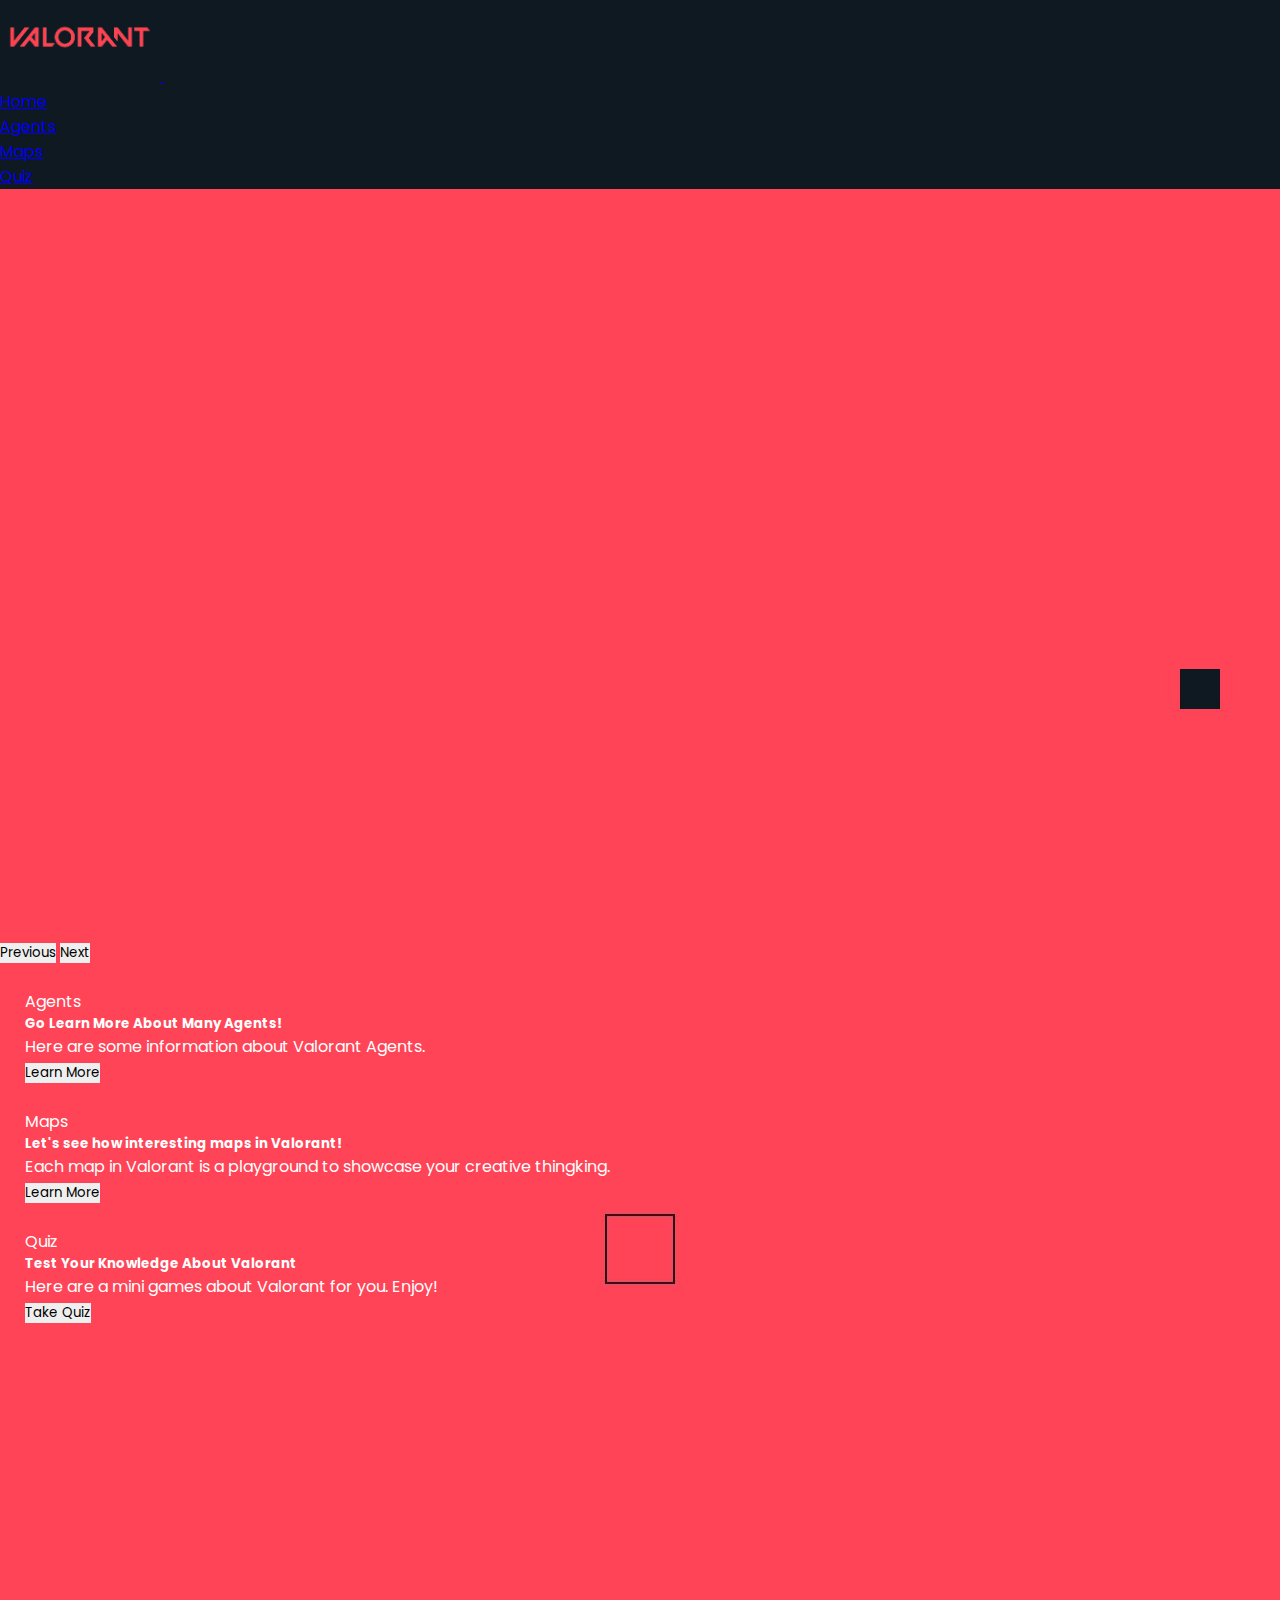
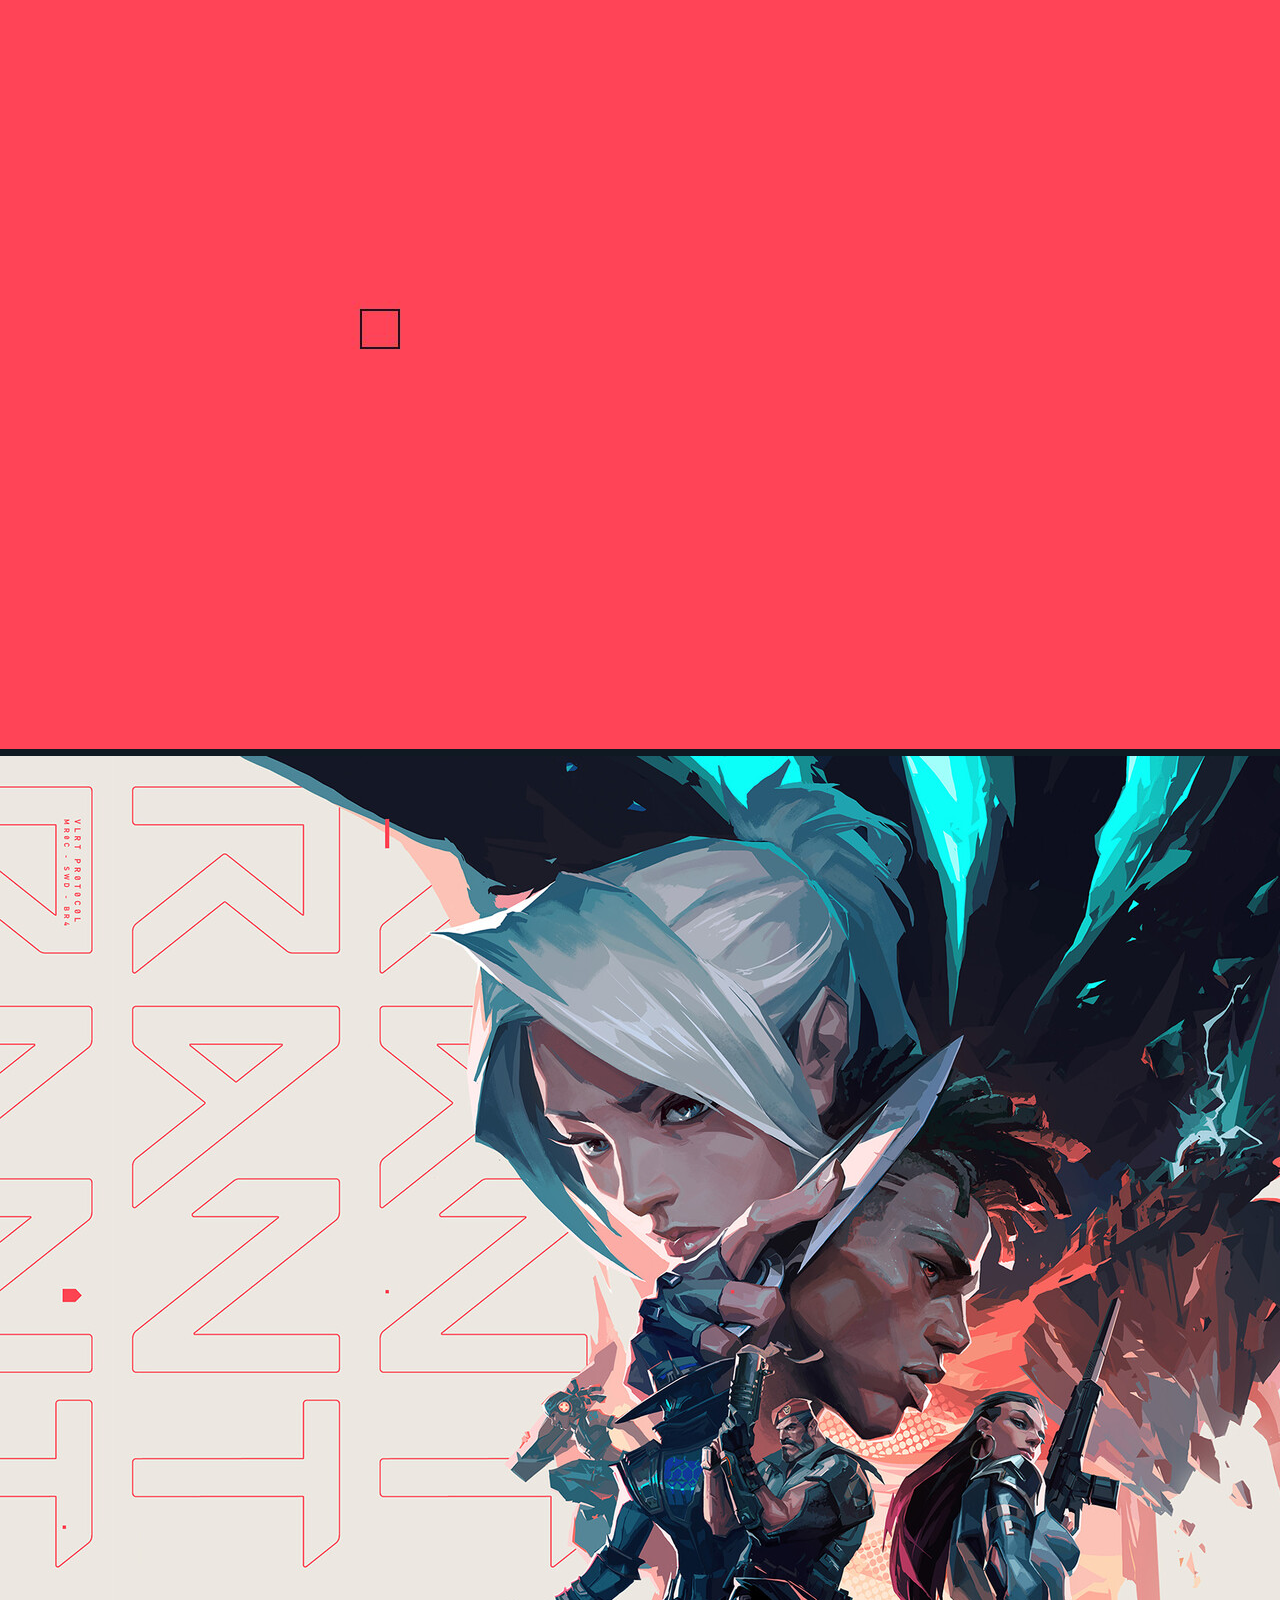
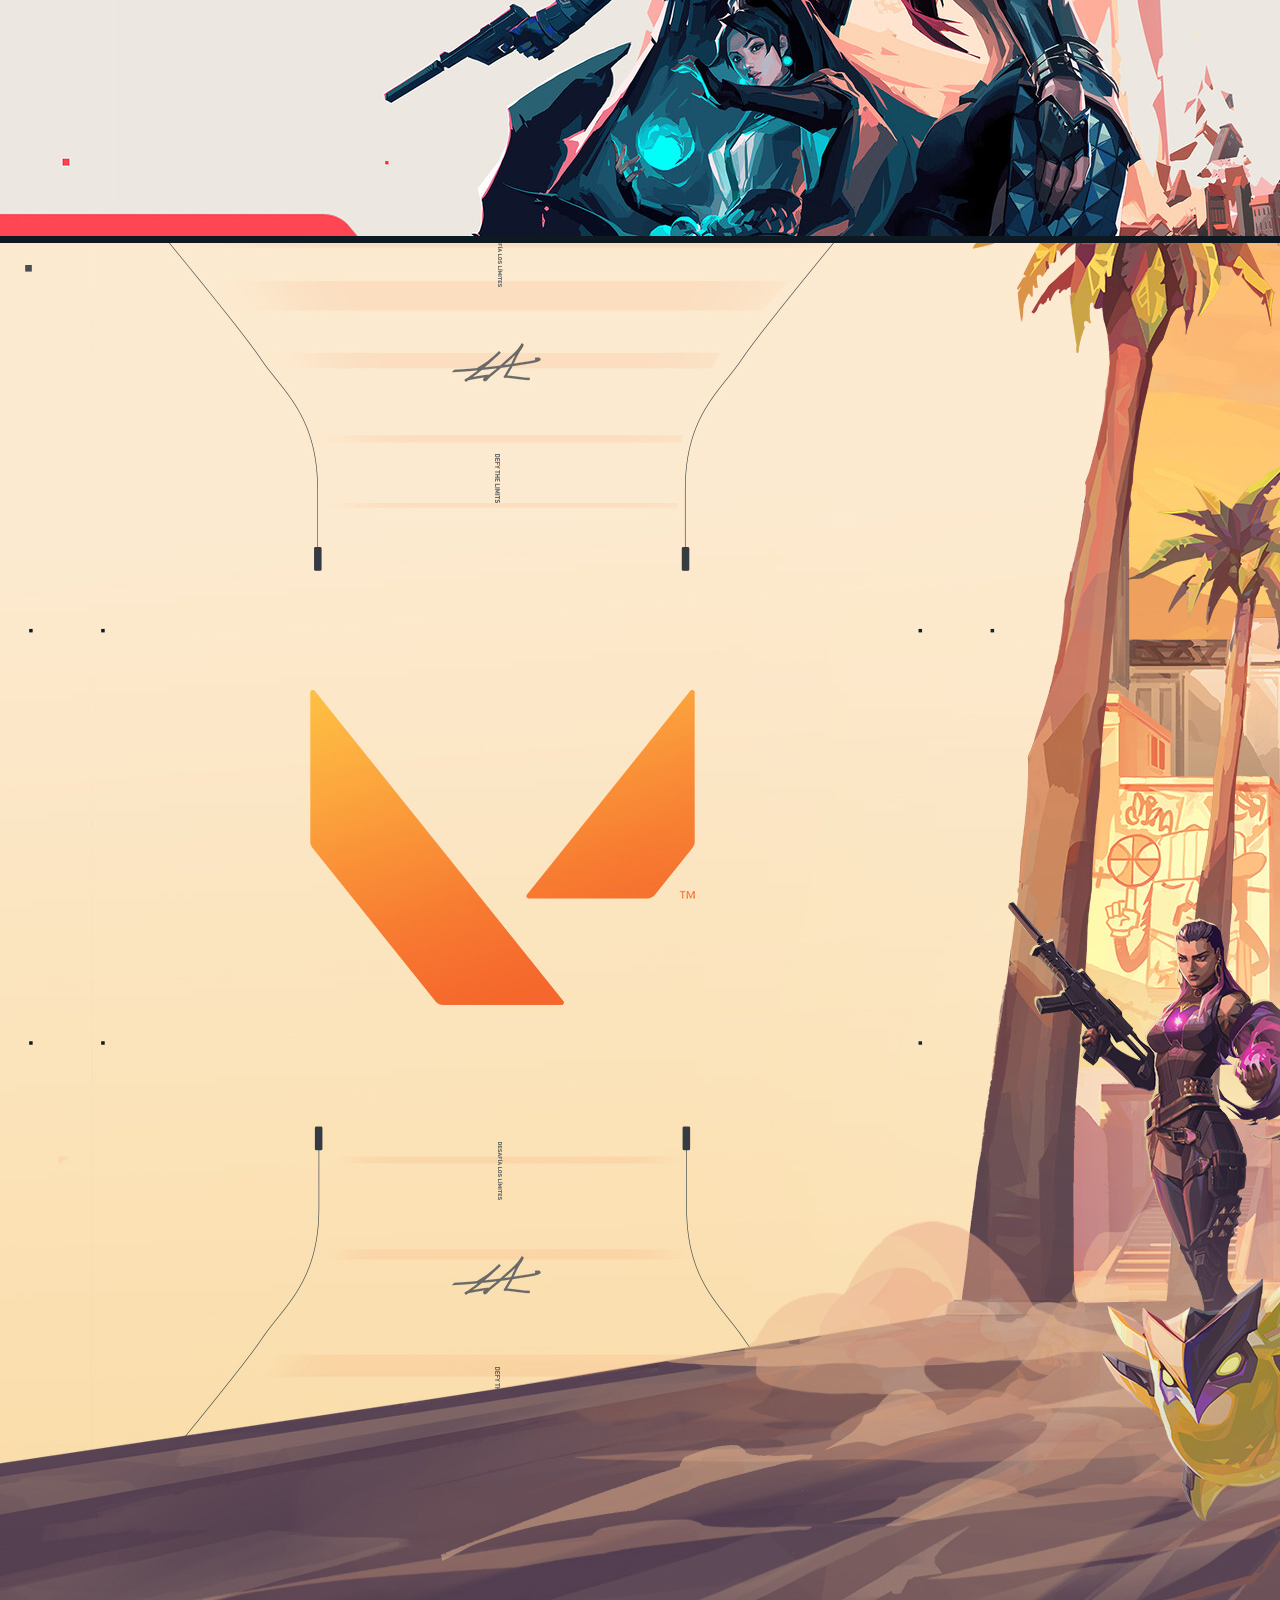
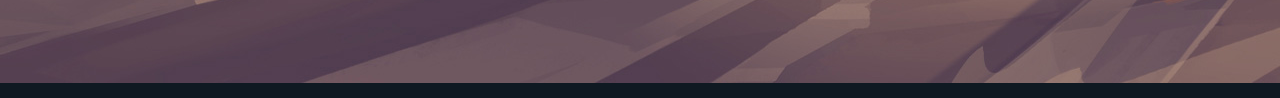
<file: index.html>
<!DOCTYPE html>
<html lang="en">
<head>
    <meta charset="UTF-8">
    <meta name="viewport" content="width=device-width, initial-scale=1.0">
    <title>Valorant</title>
    <link href="https://cdn.jsdelivr.net/npm/bootstrap@5.3.2/dist/css/bootstrap.min.css" rel="stylesheet" integrity="sha384-T3c6CoIi6uLrA9TneNEoa7RxnatzjcDSCmG1MXxSR1GAsXEV/Dwwykc2MPK8M2HN" crossorigin="anonymous">
    <link rel="stylesheet" href="style.css">
</head>
<body>
    <!-- Awal Navbar -->
    <nav class="navbar navbar-expand-sm navbar-dark">
        <div class="container-fluid">
            <a class="navbar-brand" href="#">
                <img src="img/logo.png" alt="Logo" width="160" height="90" class="d-inline-block align-text-top">
            </a>
            <button class="navbar-toggler" type="button" data-bs-toggle="collapse" data-bs-target="#navbarNav" aria-controls="navbarNav" aria-expanded="false" aria-label="Toggle navigation">
                <span class="navbar-toggler-icon"></span>
            </button>
            <div class="collapse navbar-collapse justify-content-end" id="navbarNav">
                <ul class="navbar-nav ms-auto">
                    <li class="nav-item">
                        <a class="nav-link active" href="index.html">Home</a>
                    </li>
                    <li class="nav-item">
                        <a class="nav-link active" href="Information.html">Agents</a>
                    </li>
                    </li>
                    <li class="nav-item">
                        <a class="nav-link active" href="Maps.html">Maps</a>
                    </li>
                    <li class="nav-item">
                        <a class="nav-link active" href="Quiz.html">Quiz</a>
                    </li>
                </ul>
            </div>
        </div>
    </nav>
    <!-- Akhir Navbar -->

    <!-- Carousel -->
    <div id="carouselExampleAutoplaying" class="carousel slide" data-bs-ride="carousel">
        <div class="carousel-inner" style="height: 750px;">
            <div class="carousel-item active">
                <img src="img/wp6212351.jpg" class="d-block w-100" alt="...">
            </div>
            <div class="carousel-item">
                <img src="img/carousel2.jpg" class="d-block w-100" alt="...">
            </div>
            <div class="carousel-item">
                <img src="img/carousel3.jpeg" class="d-block w-100" alt="...">
            </div>
        </div>
        <button class="carousel-control-prev" type="button" data-bs-target="#carouselExampleAutoplaying" data-bs-slide="prev">
            <span class="carousel-control-prev-icon" aria-hidden="true"></span>
            <span class="visually-hidden">Previous</span>
        </button>
        <button class="carousel-control-next" type="button" data-bs-target="#carouselExampleAutoplaying" data-bs-slide="next">
            <span class="carousel-control-next-icon" aria-hidden="true"></span>
            <span class="visually-hidden">Next</span>
        </button>
    </div>
    <!-- Akhir Carousel -->

    <!-- Penggunaan Grid/Card -->
    <div class="row grid gap-5 mt-4 justify-content-center">
        <div class="card text mb-3 col-3 shadow-lg p-3 mb-5 rounded">
          <div class="card-header fw-semibold fs-3">Agents</div>
          <div class="card-body">
            <h5 class="card-title">Go Learn More About Many Agents! </h5>
            <p class="card-text">Here are some information about Valorant Agents.</p>
            <a href="Information.html">
              <button type="learn" class="btn btn-outline-light">Learn More</button>
            </a>
          </div>
        </div>
        <div class="card text mb-3 col-3 shadow-lg p-3 mb-5 rounded">
          <div class="card-header fw-semibold fs-3">Maps</div>
          <div class="card-body">
            <h5 class="card-title">Let's see how interesting maps in Valorant!</h5>
            <p class="card-text">Each map in Valorant is a playground to showcase your creative thingking.</p>
            <a href="Maps.html">
              <button type="quiz" class="btn btn-outline-light">Learn More</button>
            </a>
          </div>
        </div>
        <div class="card text mb-3 col-3 shadow-lg p-3 mb-5 rounded" >
            <div class="card-header fw-semibold fs-3">Quiz</div>
            <div class="card-body">
              <h5 class="card-title">Test Your Knowledge About Valorant</h5>
              <p class="card-text">Here are a mini games about Valorant for you. Enjoy!</p>
              <a href="Quiz.html">
                <button type="new" class="btn btn-outline-light">Take Quiz</button>
      </div>
    
    <script src="https://cdn.jsdelivr.net/npm/bootstrap@5.3.2/dist/js/bootstrap.bundle.min.js" integrity="sha384-C6RzsynM9kWDrMNeT87bh95OGNyZPhcTNXj1NW7RuBCsyN/o0jlpcV8Qyq46cDfL" crossorigin="anonymous"></script>
</body>
</html>
</file>
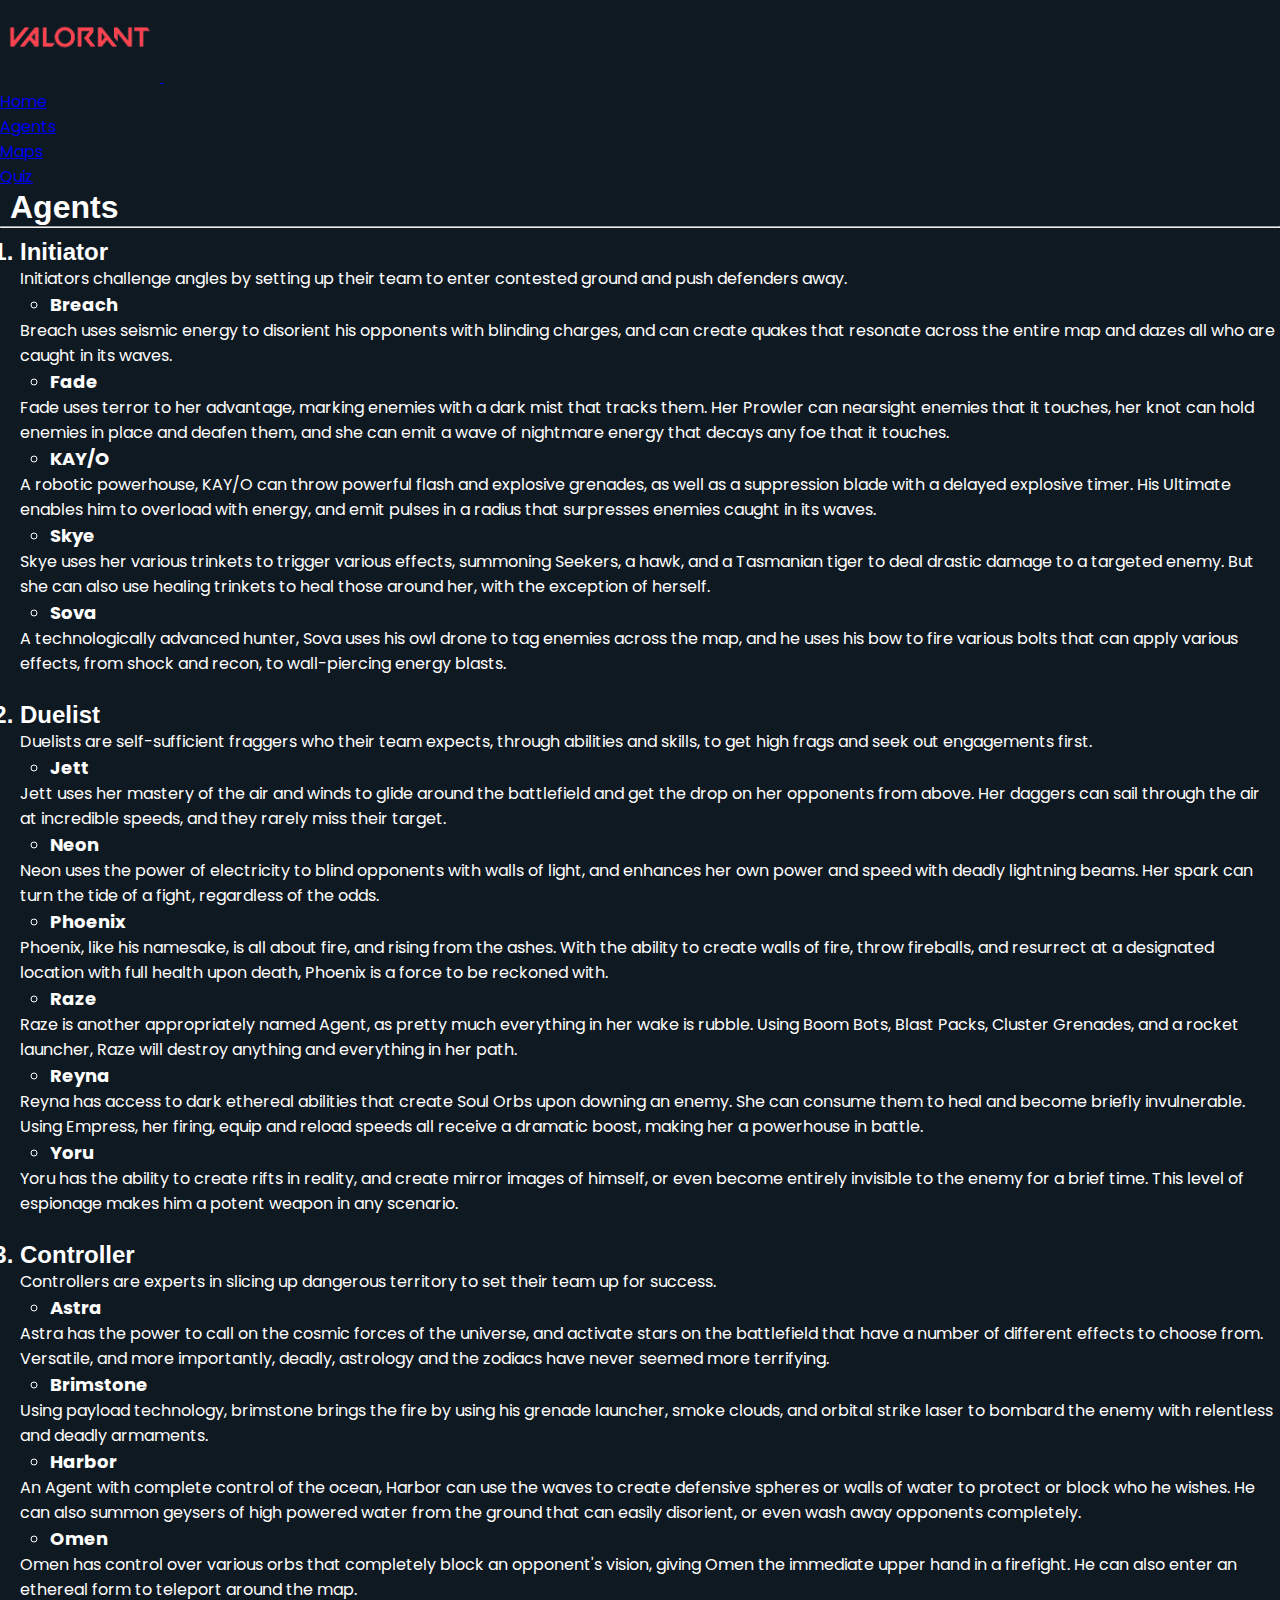
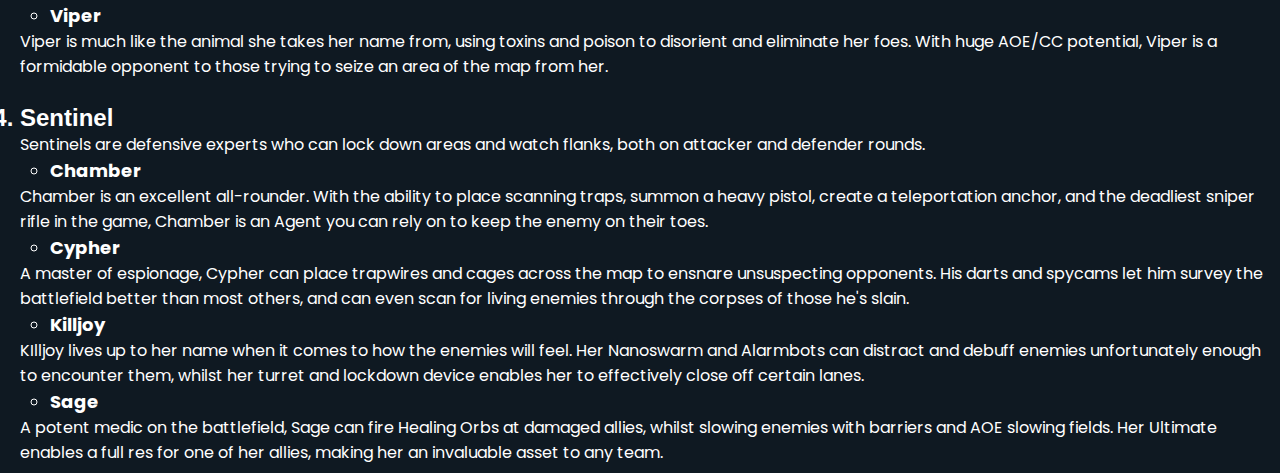
<file: Information.html>
<!DOCTYPE html>
<html lang="en">
<head>
    <meta charset="UTF-8">
    <meta name="viewport" content="width=device-width, initial-scale=1.0">
    <title>Valorant</title>
    <link href="https://cdn.jsdelivr.net/npm/bootstrap@5.3.2/dist/css/bootstrap.min.css" rel="stylesheet" integrity="sha384-T3c6CoIi6uLrA9TneNEoa7RxnatzjcDSCmG1MXxSR1GAsXEV/Dwwykc2MPK8M2HN" crossorigin="anonymous">
    <link rel="stylesheet" href="style.css">
</head>
<body>
    <!-- Awal Navbar -->
    <nav class="navbar navbar-expand-sm navbar-dark">
        <div class="container-fluid">
            <a class="navbar-brand" href="#">
                <img src="img/logo.png" alt="Logo" width="160" height="90" class="d-inline-block align-text-top">
            </a>
            <button class="navbar-toggler" type="button" data-bs-toggle="collapse" data-bs-target="#navbarNav" aria-controls="navbarNav" aria-expanded="false" aria-label="Toggle navigation">
                <span class="navbar-toggler-icon"></span>
            </button>
            <div class="collapse navbar-collapse justify-content-end" id="navbarNav">
                <ul class="navbar-nav ms-auto">
                    <li class="nav-item">
                        <a class="nav-link active" href="index.html">Home</a>
                    </li>
                    <li class="nav-item">
                        <a class="nav-link active" href="Information.html">Agents</a>
                    </li>
                    </li>
                    <li class="nav-item">
                        <a class="nav-link active" href="Maps.html">Maps</a>
                    </li>
                    <li class="nav-item">
                        <a class="nav-link active" href="Quiz.html">Quiz</a>
                    </li>
                </ul>
            </div>
        </div>
    </nav>
    <!-- Akhir Navbar -->

    
    <!-- Membuat header dan menambahkan horizontal rules -->
    <div 
        class="p-2 mt-4 m-0 border-0 bd-example m-0 border-0"></div>
        <h1>Agents</h1>
    </div>
    <hr class="border border-danger border-2 opacity-40">
    <ol class="role">
        <h2><li>Initiator</h2>
            <p>Initiators challenge angles by setting up their team to enter contested ground and push defenders away.</p>
            <ul class="initiator">
                <li>Breach</li>
                <p>Breach uses seismic energy to disorient his opponents with blinding charges, and can create quakes that resonate across the entire map and dazes all who are caught in its waves.</p>
                <li>Fade</li>
                <p>Fade uses terror to her advantage, marking enemies with a dark mist that tracks them. Her Prowler can nearsight enemies that it touches, her knot can hold enemies in place and deafen them, and she can emit a wave of nightmare energy that decays any foe that it touches.</p>
                <li>KAY/O</li>
                <p>A robotic powerhouse, KAY/O can throw powerful flash and explosive grenades, as well as a suppression blade with a delayed explosive timer. His Ultimate enables him to overload with energy, and emit pulses in a radius that surpresses enemies caught in its waves.</p>
                <li>Skye</li>
                <p>Skye uses her various trinkets to trigger various effects, summoning Seekers, a hawk, and a Tasmanian tiger to deal drastic damage to a targeted enemy. But she can also use healing trinkets to heal those around her, with the exception of herself.</p>
                <li>Sova</li>
                <p>A technologically advanced hunter, Sova uses his owl drone to tag enemies across the map, and he uses his bow to fire various bolts that can apply various effects, from shock and recon, to wall-piercing energy blasts.</p>
            </ul>
        </li>
        <br>
                <h2><li>Duelist</h2>
                    <p>Duelists are self-sufficient fraggers who their team expects, through abilities and skills, to get high frags and seek out engagements first.</p>
                    <ul class="duelist">
                        <li>Jett</li>
                        <p>Jett uses her mastery of the air and winds to glide around the battlefield and get the drop on her opponents from above. Her daggers can sail through the air at incredible speeds, and they rarely miss their target.</p>
                        <li>Neon</li>
                        <p>Neon uses the power of electricity to blind opponents with walls of light, and enhances her own power and speed with deadly lightning beams. Her spark can turn the tide of a fight, regardless of the odds.</p>
                        <li>Phoenix</li>
                        <p>Phoenix, like his namesake, is all about fire, and rising from the ashes. With the ability to create walls of fire, throw fireballs, and resurrect at a designated location with full health upon death, Phoenix is a force to be reckoned with.</p>
                        <li>Raze</li>
                        <p>Raze is another appropriately named Agent, as pretty much everything in her wake is rubble. Using Boom Bots, Blast Packs, Cluster Grenades, and a rocket launcher, Raze will destroy anything and everything in her path.</p>
                        <li>Reyna</li>
                        <p>Reyna has access to dark ethereal abilities that create Soul Orbs upon downing an enemy. She can consume them to heal and become briefly invulnerable. Using Empress, her firing, equip and reload speeds all receive a dramatic boost, making her a powerhouse in battle.</p>
                        <li>Yoru</li>
                        <p>Yoru has the ability to create rifts in reality, and create mirror images of himself, or even become entirely invisible to the enemy for a brief time. This level of espionage makes him a potent weapon in any scenario.</p>
                    </ul>
                </li>
                <br>
                <h2><li>Controller</h2>
                    <p>Controllers are experts in slicing up dangerous territory to set their team up for success.</p>
                    <ul class="controller">
                        <li>Astra</li>
                        <p>Astra has the power to call on the cosmic forces of the universe, and activate stars on the battlefield that have a number of different effects to choose from. Versatile, and more importantly, deadly, astrology and the zodiacs have never seemed more terrifying.</p>
                        <li>Brimstone</li>
                        <p>Using payload technology, brimstone brings the fire by using his grenade launcher, smoke clouds, and orbital strike laser to bombard the enemy with relentless and deadly armaments.</p>
                        <li>Harbor</li>
                        <p>An Agent with complete control of the ocean, Harbor can use the waves to create defensive spheres or walls of water to protect or block who he wishes. He can also summon geysers of high powered water from the ground that can easily disorient, or even wash away opponents completely.</p>
                        <li>Omen</li>
                        <p>Omen has control over various orbs that completely block an opponent's vision, giving Omen the immediate upper hand in a firefight. He can also enter an ethereal form to teleport around the map.</p>
                        <li>Viper</li>
                        <p>Viper is much like the animal she takes her name from, using toxins and poison to disorient and eliminate her foes. With huge AOE/CC potential, Viper is a formidable opponent to those trying to seize an area of the map from her.</p>
                    </ul>
                </li>
                <br>
                <h2><li>Sentinel</h2>
                    <p>Sentinels are defensive experts who can lock down areas and watch flanks, both on attacker and defender rounds.</p>
                    <ul class="sentinel">
                        <li>Chamber</li>
                        <p>Chamber is an excellent all-rounder. With the ability to place scanning traps, summon a heavy pistol, create a teleportation anchor, and the deadliest sniper rifle in the game, Chamber is an Agent you can rely on to keep the enemy on their toes.</p>
                        <li>Cypher</li>
                        <p>A master of espionage, Cypher can place trapwires and cages across the map to ensnare unsuspecting opponents. His darts and spycams let him survey the battlefield better than most others, and can even scan for living enemies through the corpses of those he's slain.</p>
                        <li>Killjoy</li>
                        <p>KIlljoy lives up to her name when it comes to how the enemies will feel. Her Nanoswarm and Alarmbots can distract and debuff enemies unfortunately enough to encounter them, whilst her turret and lockdown device enables her to effectively close off certain lanes.</p>
                        <li>Sage</li>
                        <p>A potent medic on the battlefield, Sage can fire Healing Orbs at damaged allies, whilst slowing enemies with barriers and AOE slowing fields. Her Ultimate enables a full res for one of her allies, making her an invaluable asset to any team.</p>
                    </ul>
                </li>
               </ol>
        </article>
</file>
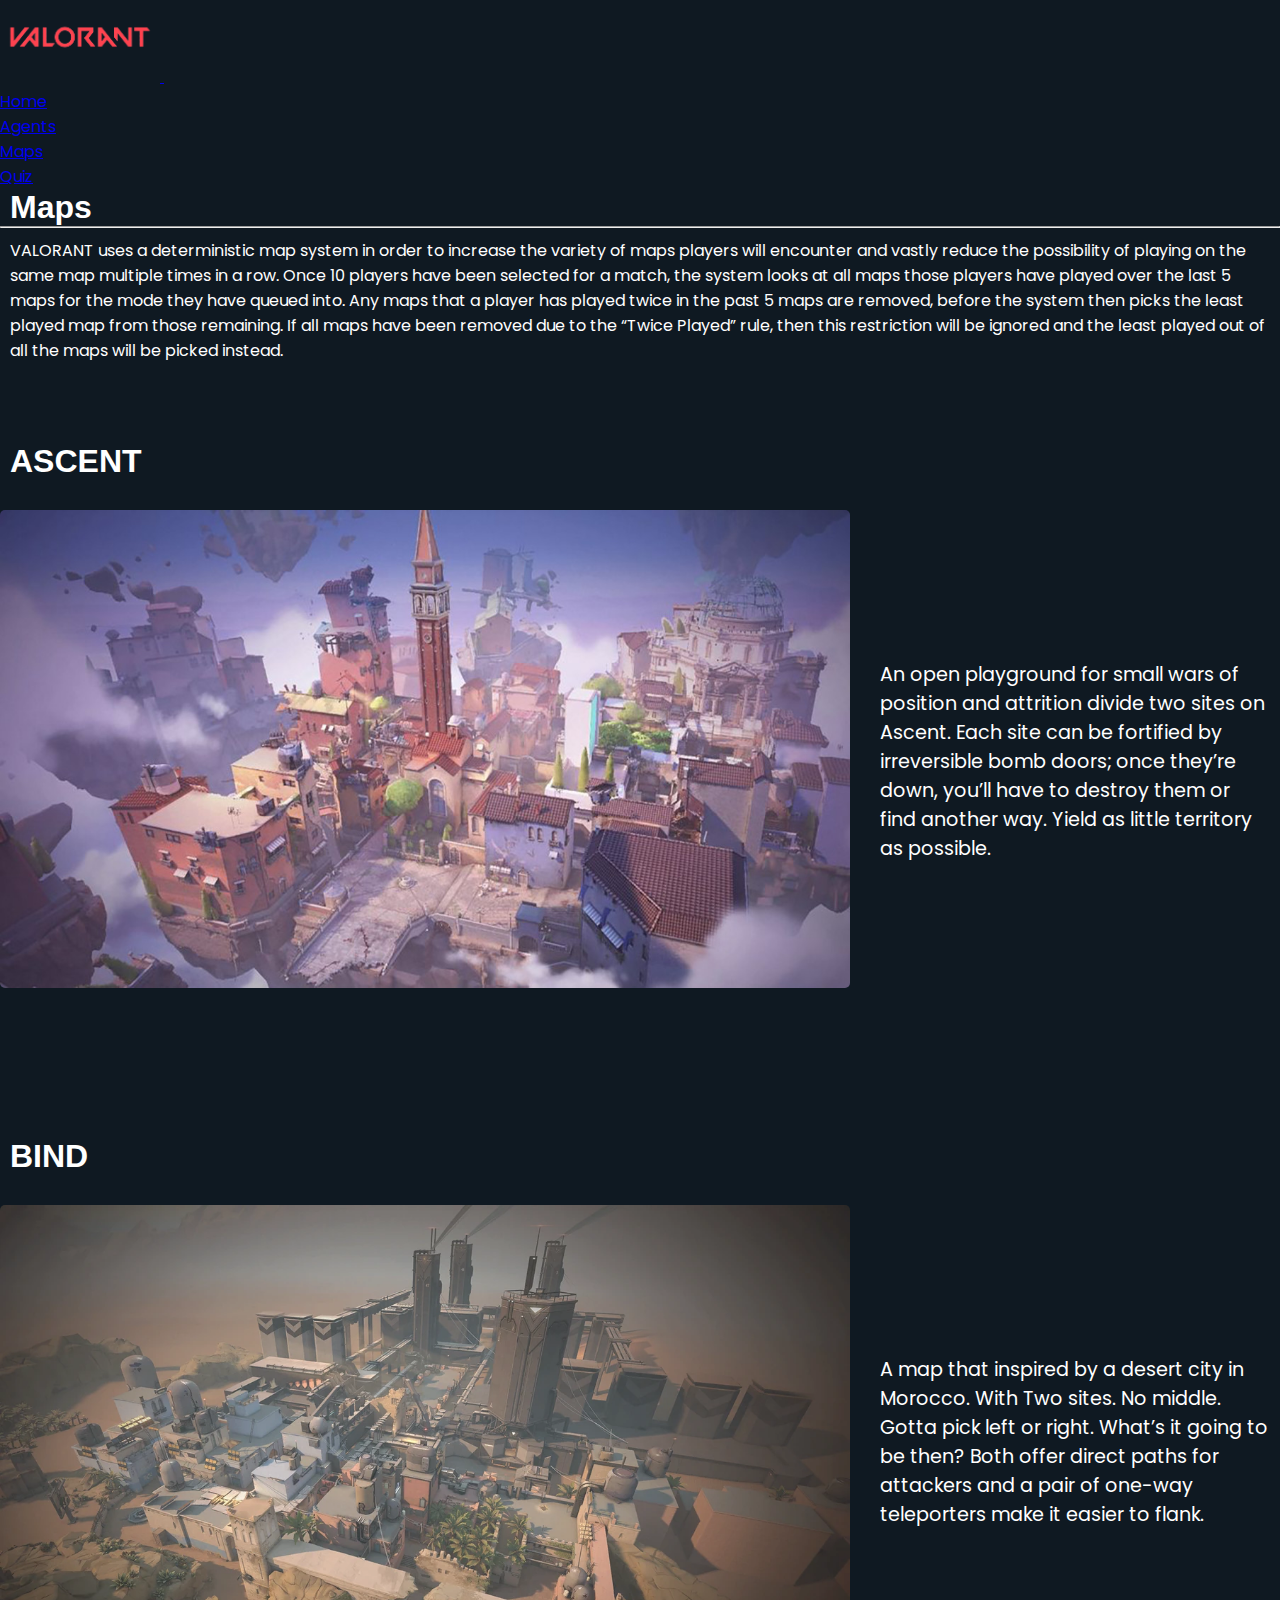
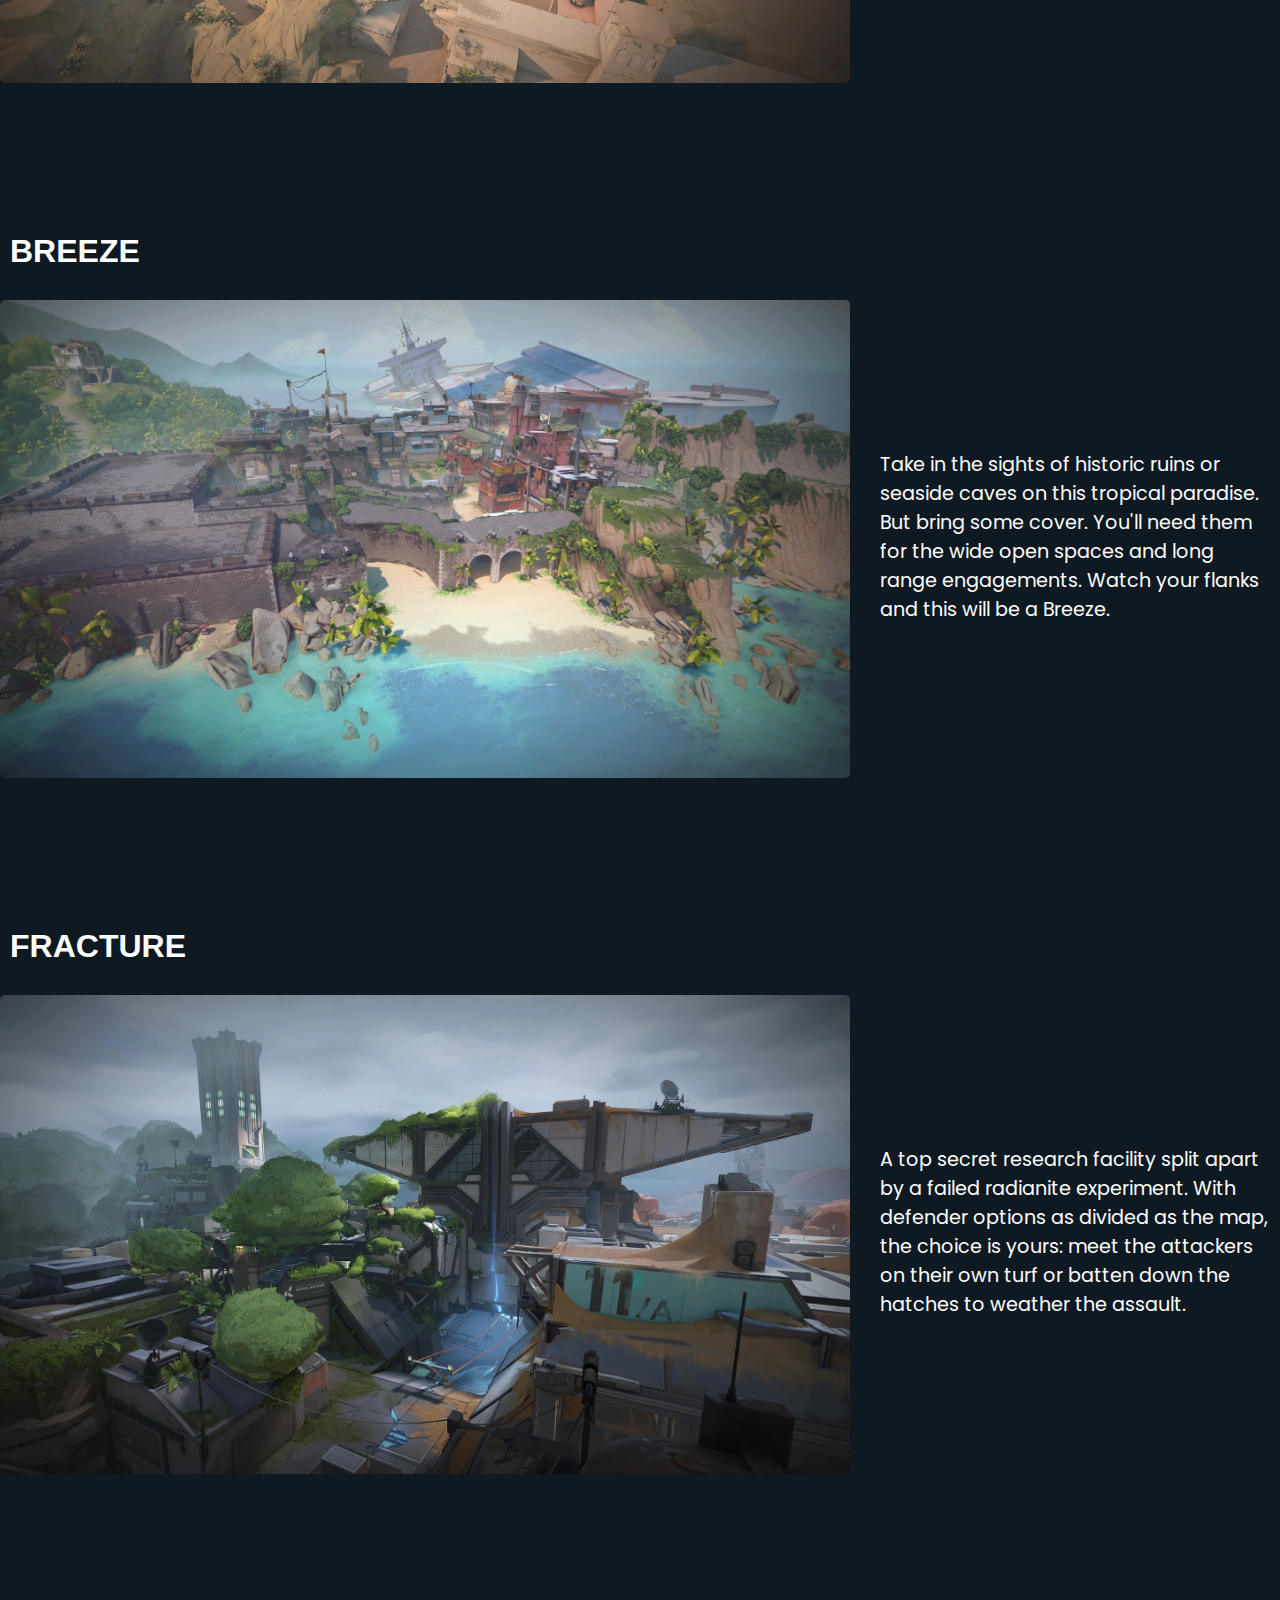
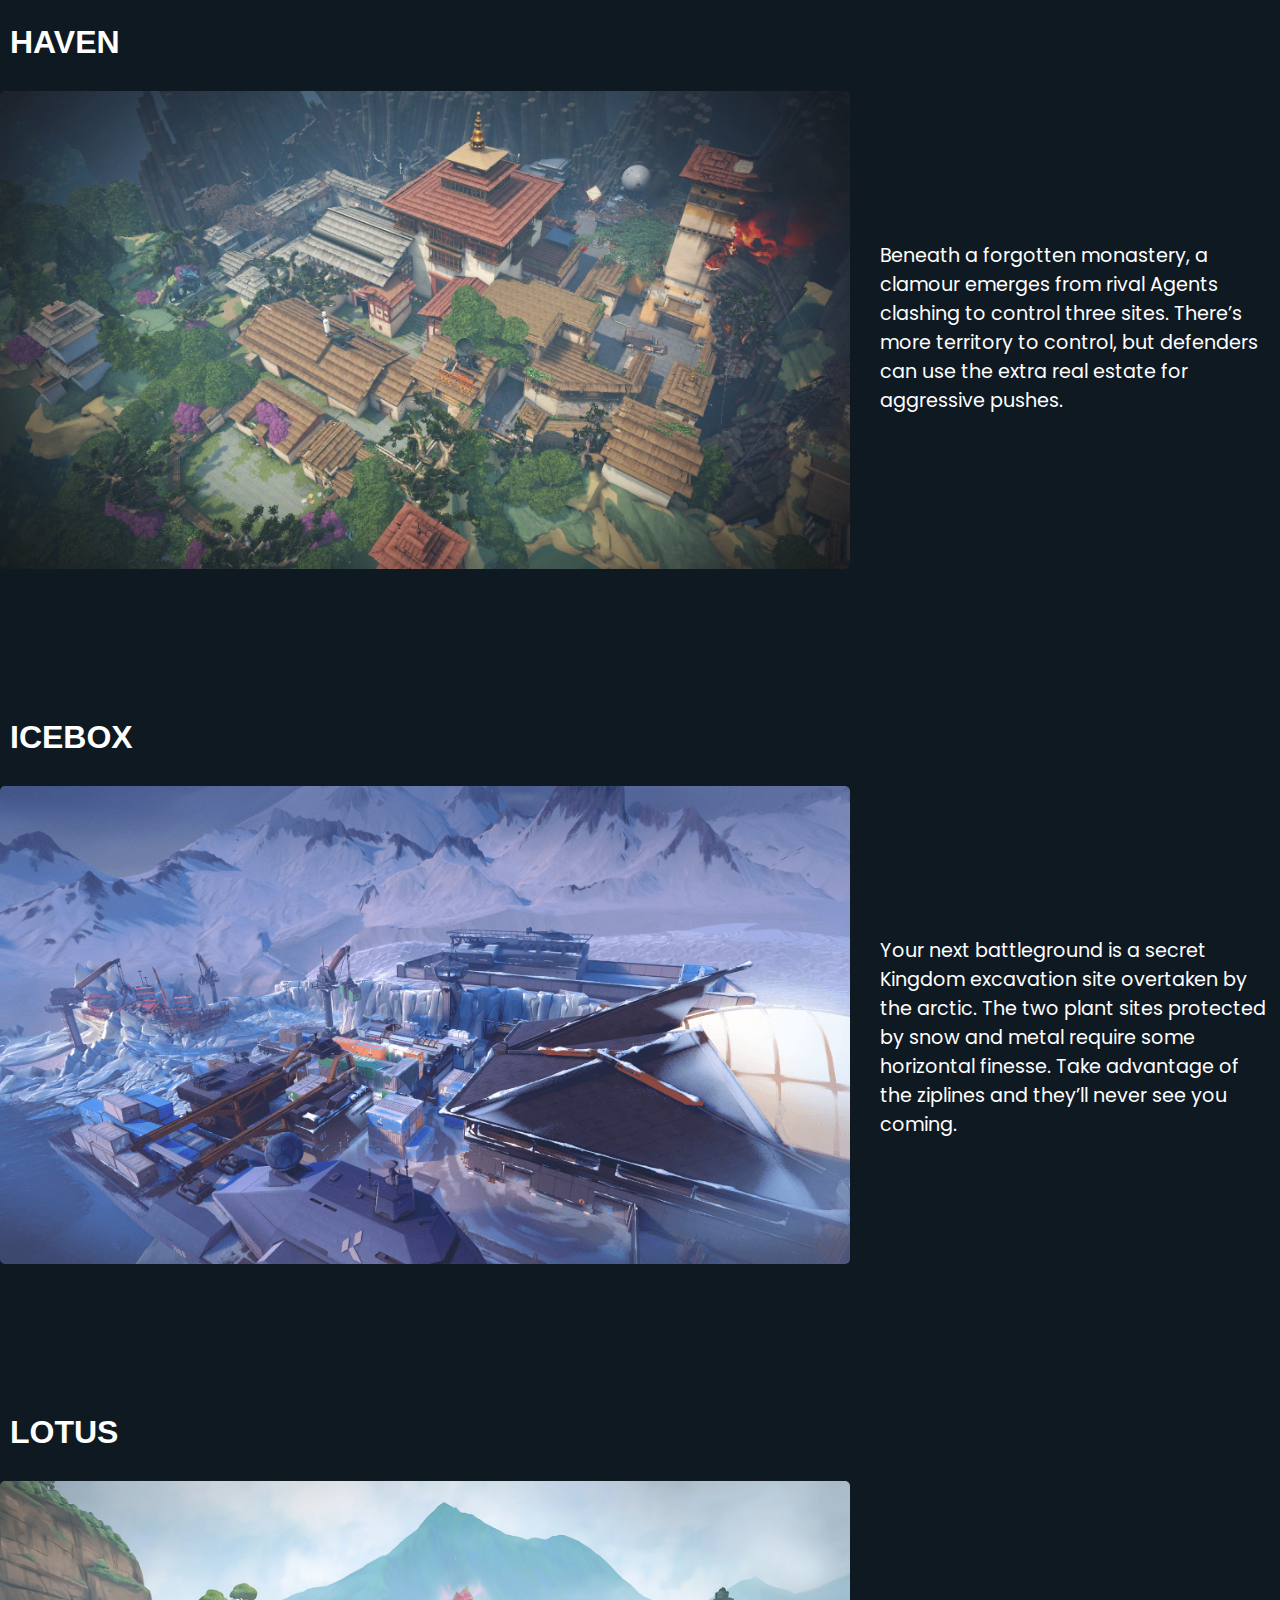
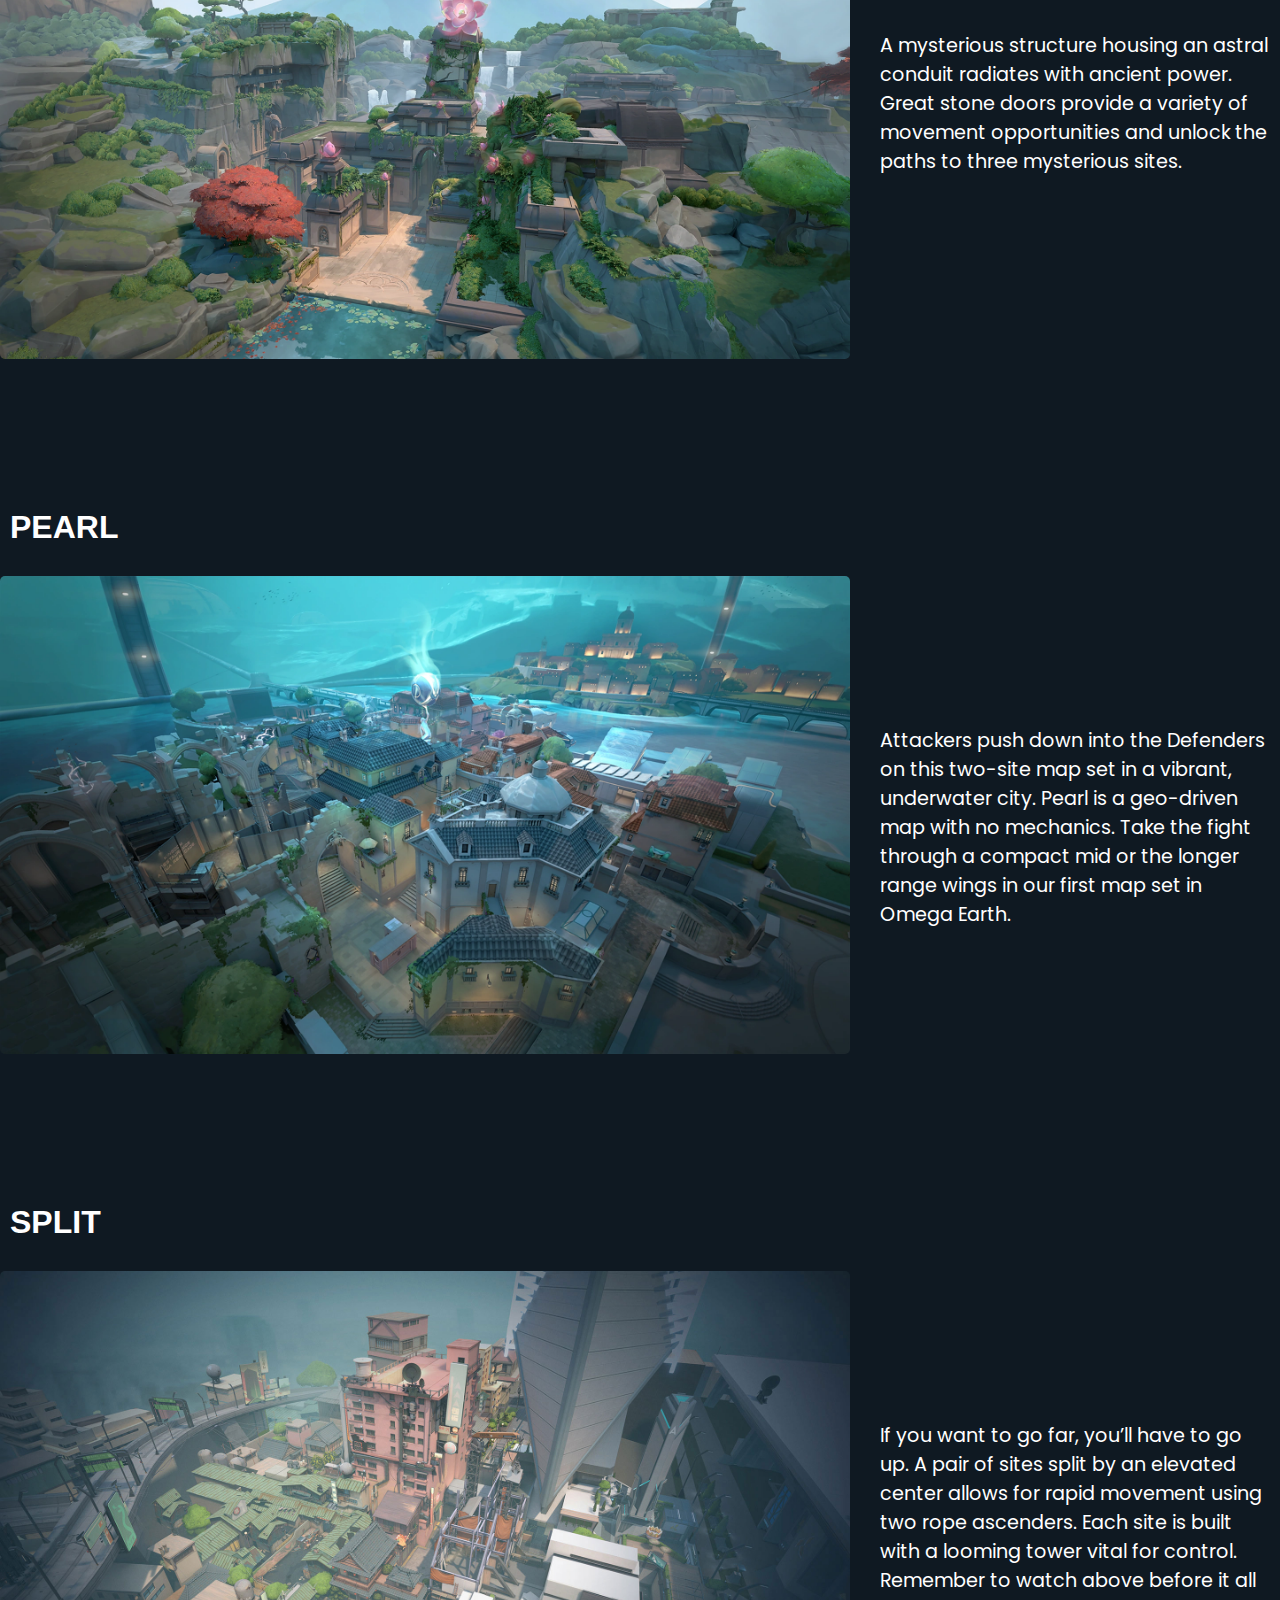
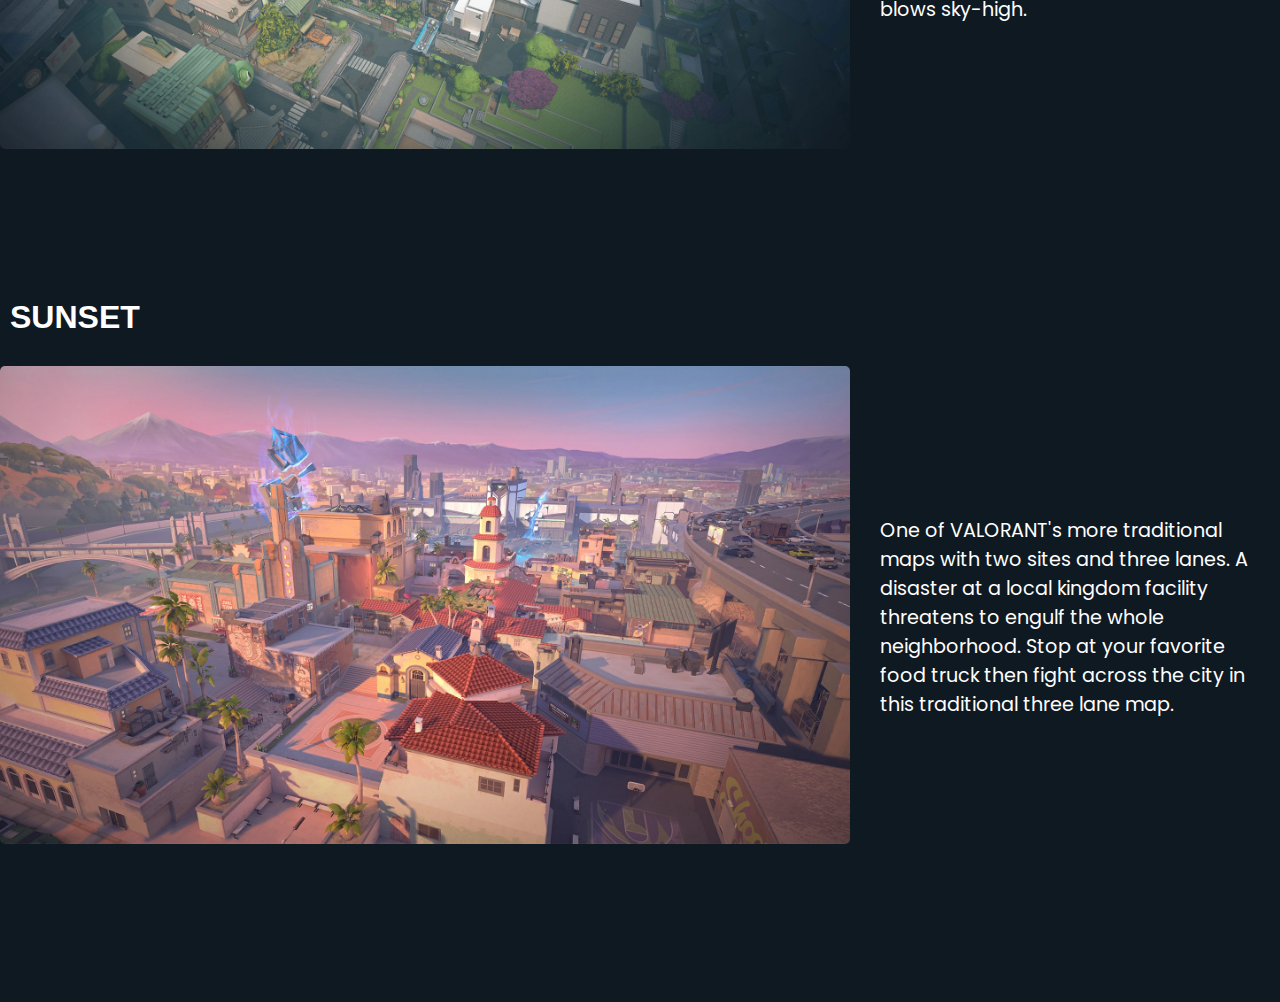
<file: Maps.html>
<!DOCTYPE html>
<html lang="en">
<head>
    <meta charset="UTF-8">
    <meta name="viewport" content="width=device-width, initial-scale=1.0">
    <title>Valorant</title>
    <link href="https://cdn.jsdelivr.net/npm/bootstrap@5.3.2/dist/css/bootstrap.min.css" rel="stylesheet" integrity="sha384-T3c6CoIi6uLrA9TneNEoa7RxnatzjcDSCmG1MXxSR1GAsXEV/Dwwykc2MPK8M2HN" crossorigin="anonymous">
    <link rel="stylesheet" href="style.css">
</head>
<body>
    <!-- Awal Navbar -->
    <nav class="navbar navbar-expand-sm  navbar-dark">
        <div class="container-fluid">
            <a class="navbar-brand" href="#">
                <img src="img/logo.png" alt="Logo" width="160" height="90" class="d-inline-block align-text-top">
            </a>
            <button class="navbar-toggler" type="button" data-bs-toggle="collapse" data-bs-target="#navbarNav" aria-controls="navbarNav" aria-expanded="false" aria-label="Toggle navigation">
                <span class="navbar-toggler-icon"></span>
            </button>
            <div class="collapse navbar-collapse justify-content-end" id="navbarNav">
                <ul class="navbar-nav ms-auto">
                    <li class="nav-item">
                        <a class="nav-link active" href="index.html">Home</a>
                    </li>
                    <li class="nav-item">
                        <a class="nav-link active" href="Information.html">Agents</a>
                    </li>
                    </li>
                    <li class="nav-item">
                        <a class="nav-link active" href="Maps.html">Maps</a>
                    </li>
                    <li class="nav-item">
                        <a class="nav-link active" href="Quiz.html">Quiz</a>
                    </li>
                </ul>
            </div>
        </div>
    </nav>
    <!-- Akhir Navbar -->

    <!-- Maps -->
    <div 
        class="p-2 mt-4 m-0 border-0 bd-example m-0 border-0"></div>
        <h1>Maps</h1>
    </div>
    <hr class="border border-danger border-2 opacity-40">
     <article class="maps" id="maps">
    <p>VALORANT uses a deterministic map system in order to increase the variety of maps players will encounter and vastly reduce the possibility of playing on the same map multiple times in a row. Once 10 players have been selected for a match, the system looks at all maps those players have played over the last 5 maps for the mode they have queued into. Any maps that a player has played twice in the past 5 maps are removed, before the system then picks the least played map from those remaining. If all maps have been removed due to the “Twice Played” rule, then this restriction will be ignored and the least played out of all the maps will be picked instead.</p>
    <h1>ASCENT</h1>
        <div class="container">
            <img src="img/ascent.jpg" alt="ascent img">
                <p>An open playground for small wars of position and attrition divide two sites on Ascent. Each site can be fortified by irreversible bomb doors; once they’re down, you’ll have to destroy them or find another way. Yield as little territory as possible.</p>
        </div>
    <br><br><br><br><br><br>
    <h1>BIND</h1>
        <div class="container">
            <img src="img/Bind.webp" alt="ascent img">
                <p>A map that inspired by a desert city in Morocco. With Two sites. No middle. Gotta pick left or right. What’s it going to be then? Both offer direct paths for attackers and a pair of one-way teleporters make it easier to flank.</p>
        </div>
        <br><br><br><br><br><br>
        <h1>BREEZE</h1>
        <div class="container">
            <img src="img/Breeze.webp" alt="ascent img">
            <p>Take in the sights of historic ruins or seaside caves on this tropical paradise. But bring some cover. You'll need them for the wide open spaces and long range engagements. Watch your flanks and this will be a Breeze.</p>
        </div>
        <br><br><br><br><br><br>
        <h1>FRACTURE</h1> 
        <div class="container">
            <img src="img/Fracture.webp" alt="ascent img">
            <p>A top secret research facility split apart by a failed radianite experiment. With defender options as divided as the map, the choice is yours: meet the attackers on their own turf or batten down the hatches to weather the assault.</p>
        </div>
        <br><br><br><br><br><br>
        <h1>HAVEN</h1>
        <div class="container">
            <img src="img/Haven.webp" alt="ascent img">
            <p>Beneath a forgotten monastery, a clamour emerges from rival Agents clashing to control three sites. There’s more territory to control, but defenders can use the extra real estate for aggressive pushes.</p>
        </div>
        <br><br><br><br><br><br>
        <h1>ICEBOX</h1>
        <div class="container">
            <img src="img/Icebox.png" alt="ascent img">
            <p>Your next battleground is a secret Kingdom excavation site overtaken by the arctic. The two plant sites protected by snow and metal require some horizontal finesse. Take advantage of the ziplines and they’ll never see you coming.</p>
        </div>
        <br><br><br><br><br><br>
        <H1>LOTUS</H1>
        <div class="container">
            <img src="img/Lotus.webp" alt="ascent img">
            <p>A mysterious structure housing an astral conduit radiates with ancient power. Great stone doors provide a variety of movement opportunities and unlock the paths to three mysterious sites.</p>
        </div>
        <br><br><br><br><br><br>
        <H1>PEARL</H1>
        <div class="container">
            <img src="img/Pearl.webp" alt="ascent img">
            <p>Attackers push down into the Defenders on this two-site map set in a vibrant, underwater city. Pearl is a geo-driven map with no mechanics. Take the fight through a compact mid or the longer range wings in our first map set in Omega Earth.</p>
        </div>
        <br><br><br><br><br><br>
        <H1>SPLIT</H1>
        <div class="container">
            <img src="img/Split.jpg" alt="ascent img">
            <p>If you want to go far, you’ll have to go up. A pair of sites split by an elevated center allows for rapid movement using two rope ascenders. Each site is built with a looming tower vital for control. Remember to watch above before it all blows sky-high.</p>
        </div>
        <br><br><br><br><br><br>
        <H1>SUNSET</H1>
        <div class="container">
            <img src="img/Sunset.webp" alt="ascent img">
            <p>One of VALORANT's more traditional maps with two sites and three lanes. A disaster at a local kingdom facility threatens to engulf the whole neighborhood. Stop at your favorite food truck then fight across the city in this traditional three lane map.</p>
        </div>
        <br><br><br><br><br><br>
</file>
<file: style.css>
@import url('https://fonts.googleapis.com/css2?family=Poppins:wght@300;400;500;600;700&display=swap');
@import url('https://fonts.cdnfonts.com/css/valorant');

* {
    font-family: 'Poppins', sans-serif;
    padding: 0;
    margin: 0;
    
}
body {
    background-color:#0F1922;
    padding: 0px;
    overflow-x: hidden;
    color: white;
}

    .navbar {
    background-color: #0F1922;
    margin-top: -8px;
    margin-bottom: 0%;
  }
    
    nav ul li:hover {
    background-color:#fd4556;
    border-radius: 5px;
    }

    .mb-3 {
        margin: 25px;
    
    }
    .card{
        background-color: #fd4556;
    }
    
    h1{
        font-family: 'Valorant', sans-serif;
        color: white;
        margin-left: 10px;
    }

    h2 li{
      font-family: 'Valorant', sans-serif;
        color: white;
    }
  
    .role {
        margin-left: 20px;
        margin-top: 10px;
    }

    .initiator li, .duelist li, .controller li, .sentinel li{
        font-weight: bolder;
        font-size: large;
        margin-left: 30px;
    }

    .maps p {
        margin-left: 10px;
        margin-right: 10px;
        margin-top: 10px;
        margin-bottom: 80px;
    }

    .container{
      margin: 30px 0px auto;
      width: 100%;
      align-items: left;
      justify-content: left;
      display: flex;
      flex-direction: row;
    }

    .maps img{
      max-width: 850px;
      float: right;
      border-radius: 5px;
      margin-right: 20px;
      animation: mymove 5s linear;
    }

  
    @keyframes mymove {
      0% {
        transform: translateX(300px); /* Start from the right */
    }
    50% {
        transform: translateX(0); /* Move to the original position halfway through */
    }
    

    }
    .container p{
      margin-top: 150px;
      font-size: 120%;
    }

  

 /* Quiz */
.start-screen, .score-container {
  position: fixed;
  width: 100%;
  height: 100%;
  display: flex;
  flex-direction: column;
  align-items: center;
  justify-content: center;
}

button {
  border: none;
  outline: none;
  cursor: pointer;
}

#start-button, #restart {
  font-size: 21px;
  padding: 8px 29px;
  border-radius: 4px;
  box-shadow: 0 32px 48px rgba(0, 0, 0, 0.4);
  background-color: #fd4556; 
  color: #ffffff;
  transition: background-color 0.3s, color 0.3s;
}

#restart {
  margin-top: 10px;
}

#start-button:hover, #restart:hover {
  background-color: #ffffff;
  color: #fd4556;
  }

#display-container {
  background-color: #fd4556;
  padding: 51px 29px;
  width: 80%;
  max-width: 600px;
  position: absolute;
  transform: translate(-50%, -50%);
  margin-top: 325px;
  left: 50%;
  border-radius: 10px;
}

.header {
  margin-bottom: 29px;
  display: flex;
  justify-content: space-between;
  align-items: center;
  padding-bottom: 10px;
  border-bottom: 1.6px solid #fd4556;
}

.timer-div {
  background-color: #fd4556;
  width: 120px;
  border-radius: 29px;
  display: flex;
  align-items: center;
  justify-content: space-between;
  padding: 11px 29px;
}

.question {
  margin-bottom: 20px;
  font-weight: 600;
}

.option-div {
  font-size: 15px;
  width: 100%;
  padding: 16px;
  margin: 5px 0;
  text-align: left;
  outline: none;
  background: transparent;
  border: 1px solid #c0bfd2;
  border-radius: 5px;
}

.option-div:disabled {
  color: #000000;
  cursor: not-allowed;
}

#next-button {
  font-size: 16px;
  margin-top: 24px;
  background-color: #0F1922;
  color: #ffffff;
  padding: 11.2px 28.8px;
  border-radius: 5px;
  float: right;
  box-shadow: 0px 32px 64px rgba(0, 0, 0, 0.3);
}

.hide {
  display: none;
}

.incorrect {
  background-color: rgb(196, 30, 58);
  color: #d32f2f;
  border-color: #d32f2f;
}

.correct {
  background-color: rgb(79, 121, 66);
  color: #689f38;
  border-color: #689f38;
}

#user-score, #result {
  font-size: 24px;
  color: white;
}
</file>
